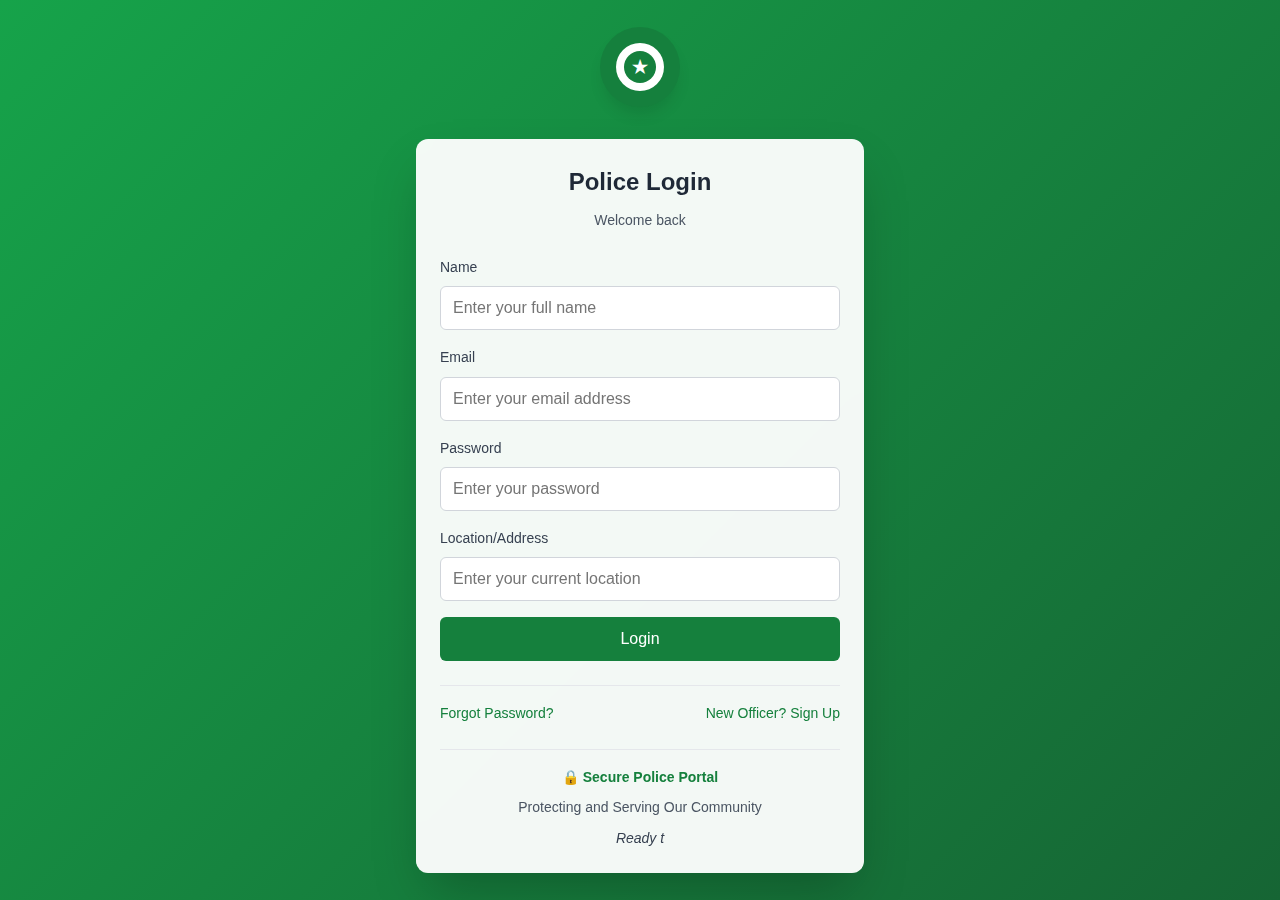
<file: Police Interface/dashboard.html>
<!DOCTYPE html>
<html lang="en">
<head>
    <meta charset="UTF-8">
    <meta name="viewport" content="width=device-width, initial-scale=1.0">
    <title>Police Dashboard - Command Center</title>
    <!-- Updated to use separate dashboard.css file -->
    <link rel="stylesheet" href="dashboard.css">
</head>
<body>
    <!-- Updated dashboard structure to match JavaScript expectations -->
    <div class="dashboard-container">
        <!-- Header -->
        <div class="dashboard-header">
            <div class="header-left">
                <div class="badge-small">
                    <span class="star">★</span>
                </div>
                <div class="header-info">
                    <h1>Police Command Center</h1>
                    <p>Badge: <span id="badgeDisplay">Loading...</span></p>
                </div>
            </div>
            <button class="logout-button" id="logoutButton">Logout</button>
        </div>

        <!-- Navigation -->
        <div class="dashboard-nav">
            <button class="nav-tab active" data-tab="dashboard">Dashboard</button>
            <button class="nav-tab" data-tab="alerts"><a href="index.html">Alerts</a></button>
            <button class="nav-tab" data-tab="cases">Cases</button>
            <button class="nav-tab" data-tab="map">Live Map</button>
            <button class="nav-tab" data-tab="fir">FIR</button>
        </div>

        <!-- Main Content -->
        <div class="dashboard-main">
            <!-- Dashboard Tab -->
            <div id="dashboard-tab" class="tab-content active">
                <div class="tab-header">
                    <h2>Dashboard Overview</h2>
                </div>
                
                <div class="stats-grid">
                    <div class="stat-card">
                        <h3>Active Alerts</h3>
                        <div class="stat-number" id="activeAlerts">0</div>
                        <div class="stat-change">Real-time</div>
                    </div>
                    <div class="stat-card">
                        <h3>Open Cases</h3>
                        <div class="stat-number" id="openCases">0</div>
                        <div class="stat-change">Under investigation</div>
                    </div>
                    <div class="stat-card">
                        <h3>Officers on Duty</h3>
                        <div class="stat-number" id="officersOnDuty">0</div>
                        <div class="stat-change">Currently active</div>
                    </div>
                    <div class="stat-card">
                        <h3>FIRs Today</h3>
                        <div class="stat-number" id="firsToday">0</div>
                        <div class="stat-change">Filed today</div>
                    </div>
                </div>

                <div class="recent-activity">
                    <h3>Recent Activity</h3>
                    <div class="activity-list" id="activityList">
                        <div class="activity-item">
                            <div class="activity-icon low">i</div>
                            <div class="activity-content">
                                <p><strong>System:</strong> Dashboard initialized</p>
                                <span class="activity-time">Just now</span>
                            </div>
                        </div>
                    </div>
                </div>
            </div>

            <!-- Alerts Tab -->
            <div id="alerts-tab" class="tab-content">
                <div class="tab-header">
                    <h2>Active Alerts</h2>
                    <button class="primary-button" id="newAlertButton">New Alert</button>
                </div>
                <div class="alerts-list" id="alertsList">
                    <!-- Alerts will be populated by JavaScript -->
                </div>
            </div>

            <!-- Cases Tab -->
            <div id="cases-tab" class="tab-content">
                <div class="tab-header">
                    <h2>Case Management</h2>
                    <button class="primary-button" id="newCaseButton">New Case</button>
                </div>
                <div class="cases-list" id="casesList">
                    <!-- Cases will be populated by JavaScript -->
                </div>
            </div>

            <!-- Map Tab -->
            <div id="map-tab" class="tab-content">
                
                <div class="tab-header">
                    <h2>Live Map</h2>
                    <div class="map-controls">
                        <button class="map-control active" data-layer="officers">Officers</button>
                        <button class="map-control" data-layer="incidents">Incidents</button>
                        <button class="map-control" data-layer="patrol">All</button>
                    </div>
                </div>
                <div class="map-container">
                    <div class="map-placeholder">
                    <!--  Map markers will be populated by JavaScript -->
                    </div>
                
                </div>
            </div>

            <!-- FIR Tab -->
            <div id="fir-tab" class="tab-content">
                <div class="tab-header">
                    <h2>FIR Management</h2>
                    <button class="primary-button" id="newFirButton">New FIR</button>
                </div>
                <div class="fir-list" id="firList">
                    <!-- FIRs will be populated by JavaScript -->
                </div>
            </div>
        </div>
    </div>

    <!-- Updated to use separate dashboard.js file -->
    <script src="dashboard.js"></script>
</body>
</html>
</file>
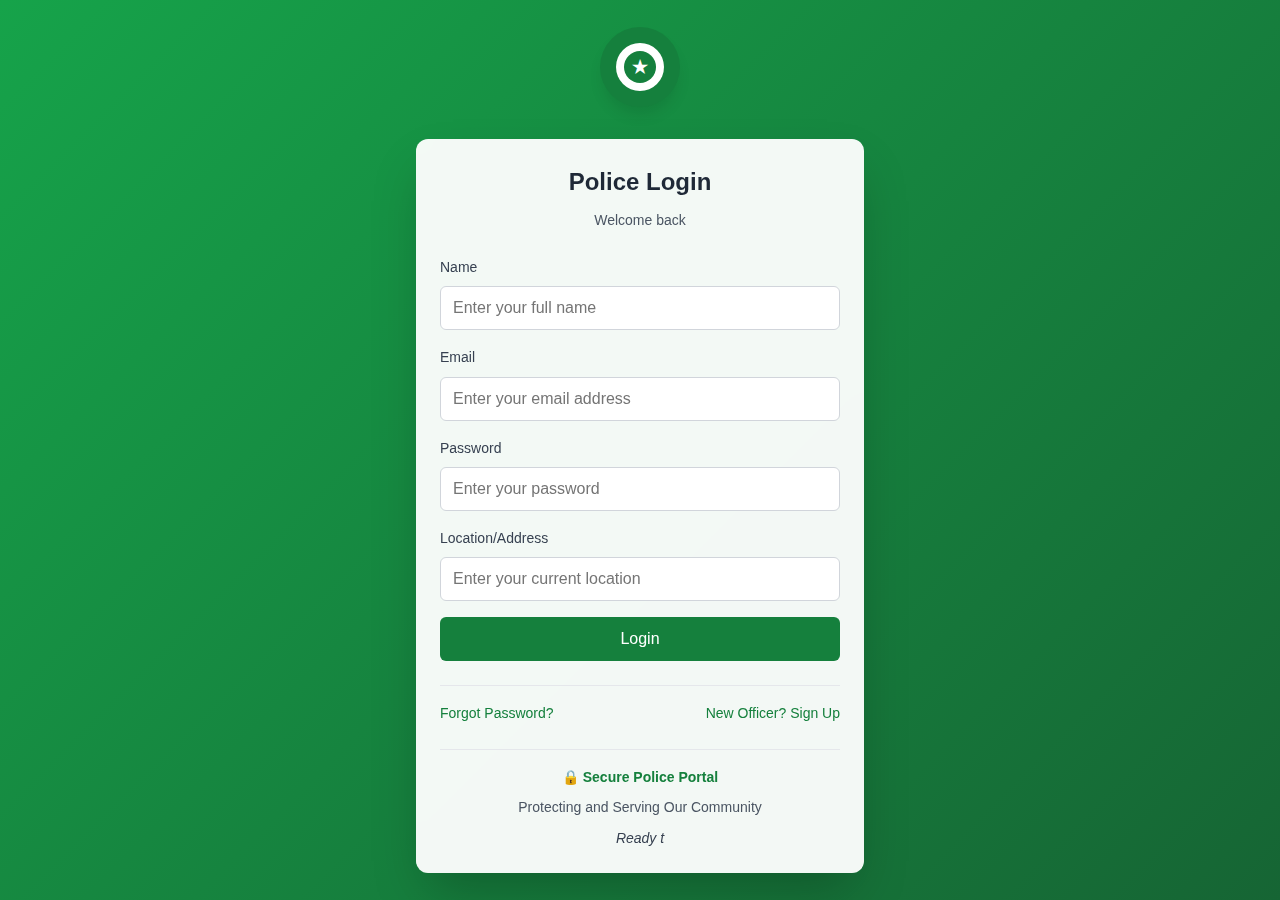
<file: Police Interface/login.html>
<!DOCTYPE html>
<html lang="en">
<head>
    <meta charset="UTF-8">
    <meta name="viewport" content="width=device-width, initial-scale=1.0">
    <title>Police Login - Secure Access</title>
    <!-- Updated to use separate login.css file --> 
    <link rel="stylesheet" href="login.css">
</head>
<body>
    <!-- Updated login page with complete green background and specific form fields -->
    <div id="loginPage" class="login-container">
        <div class="login-wrapper">
            <!-- Police Logo -->
            <div class="header">
                <div class="badge">
                    <div class="badge-inner">
                        <div class="badge-center">
                            <span class="star">★</span>
                        </div>
                    </div>
                </div>
            </div>

            <!-- White Container -->
            <div class="login-card">
                <div class="card-header">
                    <h2 class="card-title">Police Login</h2>
                    <p class="card-description">Welcome back</p>
                </div>
                
                <div class="card-content">
                    <div id="errorMessage" class="error-message hidden"></div>
                    
                    <form class="login-form" id="loginForm">
                        <!-- Added name input field -->
                        <div class="form-group">
                            <label for="officerName" class="form-label">Name</label>
                            <input 
                                type="text" 
                                id="officerName" 
                                name="officerName" 
                                class="form-input" 
                                placeholder="Enter your full name"
                                required
                            >
                        </div>

                        <!-- Added email input field -->
                        <div class="form-group">
                            <label for="email" class="form-label">Email</label>
                            <input 
                                type="email" 
                                id="email" 
                                name="email" 
                                class="form-input" 
                                placeholder="Enter your email address"
                                required
                            >
                        </div>

                        <div class="form-group">
                            <label for="password" class="form-label">Password</label>
                            <input 
                                type="password" 
                                id="password" 
                                name="password" 
                                class="form-input" 
                                placeholder="Enter your password"
                                required
                            >
                        </div>

                        <!-- Added location/address input field -->
                        <div class="form-group">
                            <label for="location" class="form-label">Location/Address</label>
                            <input 
                                type="text" 
                                id="location" 
                                name="location" 
                                class="form-input" 
                                placeholder="Enter your current location"
                                required
                            >
                        </div>

                        <!-- Updated login button with green color and white text -->
                        <button type="submit" class="login-button" id="loginButton">
                            <span id="buttonText">Login</span>
                            <div id="loadingSpinner" class="loading-spinner hidden">
                                <div class="spinner">⟳</div>
                                <span>Authenticating...</span>
                            </div>
                        </button>
                    </form>

                    <!-- Added forget password and sign in options -->
                    <div class="auth-options">
                        <a href="#" class="auth-link" id="forgotPassword">Forgot Password?</a>
                        <a href="#" class="auth-link" id="signInOption">New Officer? Sign Up</a>
                    </div>

                    <!-- Added interactive text -->
                    <div class="interactive-text">
                        <p class="pulse-text">🔒 Secure Police Portal</p>
                        <p class="fade-text">Protecting and Serving Our Community</p>
                        <div class="typing-text">
                            <span id="typingEffect">Ready to serve justice...</span>
                        </div>
                    </div>
                </div>
            </div>
        </div>
    </div>

    <!-- Updated to use separate login.js file -->
    <script src="login.js"></script>
</body>
</html>
</file>
<file: Police Interface/dashboard.css>
/* Dashboard-specific styles extracted from main styles.css */
/* Reset and Base Styles */
* {
  margin: 0;
  padding: 0;
  box-sizing: border-box;
}

body {
  font-family: -apple-system, BlinkMacSystemFont, "Segoe UI", Roboto, sans-serif;
  line-height: 1.6;
  color: #374151;
  background-color: #f9fafb;
}

/* Color Variables */
:root {
  --primary-green: #15803d;
  --primary-green-dark: #166534;
  --primary-green-light: #16a34a;
  --green-50: #f0fdf4;
  --green-100: #dcfce7;
  --green-600: #16a34a;
  --green-700: #15803d;
  --green-800: #166534;
  --gray-50: #f9fafb;
  --gray-100: #f3f4f6;
  --gray-200: #e5e7eb;
  --gray-300: #d1d5db;
  --gray-400: #9ca3af;
  --gray-500: #6b7280;
  --gray-600: #4b5563;
  --gray-700: #374151;
  --gray-800: #1f2937;
  --gray-900: #111827;
  --white: #ffffff;
  --red-50: #fef2f2;
  --red-200: #fecaca;
  --red-700: #b91c1c;
}

/* Utility Classes */
.hidden {
  display: none !important;
}

.active {
  background-color: var(--primary-green) !important;
  color: var(--white) !important;
}

/* Dashboard Styles */
.dashboard-container {
  min-height: 100vh;
  background-color: var(--gray-50);
  display: flex;
  flex-direction: column;
}

.dashboard-header {
  background-color: var(--white);
  border-bottom: 1px solid var(--gray-200);
  padding: 1rem 2rem;
  display: flex;
  align-items: center;
  justify-content: space-between;
  box-shadow: 0 1px 3px 0 rgba(0, 0, 0, 0.1);
}

.header-left {
  display: flex;
  align-items: center;
  gap: 1rem;
}

.badge-small {
  width: 2.5rem;
  height: 2.5rem;
  background-color: var(--green-700);
  border-radius: 50%;
  display: flex;
  align-items: center;
  justify-content: center;
}

.badge-small .star {
  font-size: 1rem;
  color: var(--white);
  font-weight: bold;
}

.header-info h1 {
  font-size: 1.5rem;
  font-weight: bold;
  color: var(--gray-800);
  margin-bottom: 0.25rem;
}

.header-info p {
  color: var(--gray-600);
  font-size: 0.875rem;
}

.logout-button {
  background-color: var(--gray-100);
  color: var(--gray-700);
  border: 1px solid var(--gray-300);
  padding: 0.5rem 1rem;
  border-radius: 0.375rem;
  cursor: pointer;
  font-size: 0.875rem;
  transition: all 0.2s;
}

.logout-button:hover {
  background-color: var(--gray-200);
}

.dashboard-nav {
  background-color: var(--white);
  border-bottom: 1px solid var(--gray-200);
  padding: 0 2rem;
  display: flex;
  gap: 0.5rem;
}

.nav-tab {
  padding: 1rem 1.5rem;
  background: none;
  border: none;
  border-bottom: 2px solid transparent;
  cursor: pointer;
  font-size: 0.875rem;
  font-weight: 500;
  color: var(--gray-600);
  transition: all 0.2s;
}

.nav-tab:hover {
  color: var(--gray-800);
  background-color: var(--gray-50);
}

.nav-tab.active {
  color: var(--primary-green) !important;
  border-bottom-color: var(--primary-green);
  background-color: transparent !important;
}

.dashboard-main {
  flex: 1;
  padding: 2rem;
  max-width: 1200px;
  margin: 0 auto;
  width: 100%;
}

.tab-content {
  display: none;
}

.tab-content.active {
  display: block;
}

.tab-header {
  display: flex;
  align-items: center;
  justify-content: space-between;
  margin-bottom: 2rem;
}

.tab-header h2 {
  font-size: 1.5rem;
  font-weight: bold;
  color: var(--gray-800);
}

.primary-button {
  background-color: var(--primary-green);
  color: var(--white);
  border: none;
  padding: 0.75rem 1.5rem;
  border-radius: 0.375rem;
  font-weight: 500;
  cursor: pointer;
  transition: background-color 0.2s;
}

.primary-button:hover {
  background-color: var(--primary-green-dark);
}

/* Stats Grid */
.stats-grid {
  display: grid;
  grid-template-columns: repeat(auto-fit, minmax(250px, 1fr));
  gap: 1.5rem;
  margin-bottom: 2rem;
}

.stat-card {
  background-color: var(--white);
  padding: 1.5rem;
  border-radius: 0.75rem;
  box-shadow: 0 1px 3px 0 rgba(0, 0, 0, 0.1);
  border: 1px solid var(--gray-200);
}

.stat-card h3 {
  font-size: 0.875rem;
  font-weight: 500;
  color: var(--gray-600);
  margin-bottom: 0.5rem;
}

.stat-number {
  font-size: 2rem;
  font-weight: bold;
  color: var(--gray-900);
  margin-bottom: 0.5rem;
}

.stat-change {
  font-size: 0.875rem;
  color: var(--gray-500);
}

/* Recent Activity */
.recent-activity {
  background-color: var(--white);
  padding: 1.5rem;
  border-radius: 0.75rem;
  box-shadow: 0 1px 3px 0 rgba(0, 0, 0, 0.1);
  border: 1px solid var(--gray-200);
}

.recent-activity h3 {
  font-size: 1.125rem;
  font-weight: 600;
  color: var(--gray-800);
  margin-bottom: 1rem;
}

.activity-list {
  display: flex;
  flex-direction: column;
  gap: 1rem;
}

.activity-item {
  display: flex;
  align-items: flex-start;
  gap: 1rem;
  padding: 1rem;
  background-color: var(--gray-50);
  border-radius: 0.5rem;
}

.activity-icon {
  width: 2rem;
  height: 2rem;
  border-radius: 50%;
  display: flex;
  align-items: center;
  justify-content: center;
  font-weight: bold;
  font-size: 0.875rem;
  flex-shrink: 0;
}

.activity-icon.high {
  background-color: #fee2e2;
  color: #dc2626;
}

.activity-icon.medium {
  background-color: #fef3c7;
  color: #d97706;
}

.activity-icon.low {
  background-color: var(--green-100);
  color: var(--green-700);
}

.activity-content {
  flex: 1;
}

.activity-content p {
  margin-bottom: 0.25rem;
  font-size: 0.875rem;
}

.activity-time {
  font-size: 0.75rem;
  color: var(--gray-500);
}

/* Alerts */
.alerts-list {
  display: flex;
  flex-direction: column;
  gap: 1rem;
}

.alert-item {
  background-color: var(--white);
  padding: 1.5rem;
  border-radius: 0.75rem;
  box-shadow: 0 1px 3px 0 rgba(0, 0, 0, 0.1);
  border: 1px solid var(--gray-200);
  display: flex;
  align-items: center;
  gap: 1rem;
}

.alert-item.high {
  border-left: 4px solid #dc2626;
}

.alert-item.medium {
  border-left: 4px solid #d97706;
}

.alert-item.low {
  border-left: 4px solid var(--green-600);
}

.alert-priority {
  padding: 0.25rem 0.75rem;
  border-radius: 9999px;
  font-size: 0.75rem;
  font-weight: 600;
  text-transform: uppercase;
}

.alert-item.high .alert-priority {
  background-color: #fee2e2;
  color: #dc2626;
}

.alert-item.medium .alert-priority {
  background-color: #fef3c7;
  color: #d97706;
}

.alert-content {
  flex: 1;
}

.alert-content h4 {
  font-weight: 600;
  color: var(--gray-800);
  margin-bottom: 0.25rem;
}

.alert-content p {
  color: var(--gray-600);
  font-size: 0.875rem;
  margin-bottom: 0.25rem;
}

.alert-time {
  font-size: 0.75rem;
  color: var(--gray-500);
}

.alert-actions {
  display: flex;
  gap: 0.5rem;
}

.action-button {
  padding: 0.5rem 1rem;
  border-radius: 0.375rem;
  font-size: 0.875rem;
  font-weight: 500;
  cursor: pointer;
  transition: all 0.2s;
  border: 1px solid;
}

.action-button.dispatch {
  background-color: var(--primary-green);
  color: var(--white);
  border-color: var(--primary-green);
}

.action-button.dispatch:hover {
  background-color: var(--primary-green-dark);
}

.action-button.resolve {
  background-color: var(--white);
  color: var(--gray-700);
  border-color: var(--gray-300);
}

.action-button.resolve:hover {
  background-color: var(--gray-50);
}

/* Cases */
.cases-list {
  display: grid;
  grid-template-columns: repeat(auto-fill, minmax(300px, 1fr));
  gap: 1.5rem;
}

.case-item {
  background-color: var(--white);
  padding: 1.5rem;
  border-radius: 0.75rem;
  box-shadow: 0 1px 3px 0 rgba(0, 0, 0, 0.1);
  border: 1px solid var(--gray-200);
}

.case-header {
  display: flex;
  align-items: center;
  justify-content: space-between;
  margin-bottom: 1rem;
}

.case-header h4 {
  font-weight: 600;
  color: var(--gray-800);
}

.case-status {
  padding: 0.25rem 0.75rem;
  border-radius: 9999px;
  font-size: 0.75rem;
  font-weight: 600;
  text-transform: uppercase;
}

.case-status.open {
  background-color: #fee2e2;
  color: #dc2626;
}

.case-status.investigating {
  background-color: #fef3c7;
  color: #d97706;
}

.case-status.closed {
  background-color: var(--green-100);
  color: var(--green-700);
}

.case-item p {
  margin-bottom: 0.5rem;
  font-size: 0.875rem;
  color: var(--gray-600);
}

.case-date {
  font-size: 0.75rem;
  color: var(--gray-500);
}

/* Live Map */
.map-controls {
  display: flex;
  gap: 0.5rem;
}

.map-control {
  padding: 0.5rem 1rem;
  background-color: var(--white);
  border: 1px solid var(--gray-300);
  border-radius: 0.375rem;
  font-size: 0.875rem;
  cursor: pointer;
  transition: all 0.2s;
}

.map-control:hover {
  background-color: var(--gray-50);
}

.map-control.active {
  background-color: var(--primary-green) !important;
  color: var(--white) !important;
  border-color: var(--primary-green);
}

.map-container {
  background-color: var(--white);
  border-radius: 0.75rem;
  box-shadow: 0 1px 3px 0 rgba(0, 0, 0, 0.1);
  border: 1px solid var(--gray-200);
  height: 500px;
  position: relative;
  overflow: hidden;
  margin-top: 1rem;
}

.map-placeholder {
  width: 100%;
  height: 100%;
  background: linear-gradient(135deg, #e5f3ff 0%, #b3e5fc 100%);
  position: relative;
}

.officer-marker,
.incident-marker {
  position: absolute;
  display: flex;
  flex-direction: column;
  align-items: center;
  cursor: pointer;
  transition: transform 0.2s;
}

.officer-marker:hover,
.incident-marker:hover {
  transform: scale(1.1);
}

.marker-icon {
  width: 2rem;
  height: 2rem;
  border-radius: 50%;
  display: flex;
  align-items: center;
  justify-content: center;
  font-size: 1rem;
  margin-bottom: 0.25rem;
  box-shadow: 0 2px 4px rgba(0, 0, 0, 0.2);
}

.marker-icon.officer {
  background-color: var(--primary-green);
}

.marker-icon.incident {
  background-color: #dc2626;
}

.marker-label {
  background-color: var(--white);
  padding: 0.25rem 0.5rem;
  border-radius: 0.25rem;
  font-size: 0.75rem;
  font-weight: 500;
  box-shadow: 0 1px 3px rgba(0, 0, 0, 0.2);
  white-space: nowrap;
}

/* FIR */
.fir-list {
  display: flex;
  flex-direction: column;
  gap: 1rem;
}

.fir-item {
  background-color: var(--white);
  padding: 1.5rem;
  border-radius: 0.75rem;
  box-shadow: 0 1px 3px 0 rgba(0, 0, 0, 0.1);
  border: 1px solid var(--gray-200);
}

.fir-header {
  display: flex;
  align-items: center;
  justify-content: space-between;
  margin-bottom: 1rem;
}

.fir-header h4 {
  font-weight: 600;
  color: var(--gray-800);
}

.fir-status {
  padding: 0.25rem 0.75rem;
  border-radius: 9999px;
  font-size: 0.75rem;
  font-weight: 600;
  text-transform: uppercase;
}

.fir-status.registered {
  background-color: var(--green-100);
  color: var(--green-700);
}

.fir-item p {
  margin-bottom: 0.5rem;
  font-size: 0.875rem;
  color: var(--gray-600);
}

.fir-date {
  font-size: 0.75rem;
  color: var(--gray-500);
}

/* Responsive Design */
@media (max-width: 768px) {
  .dashboard-header {
    padding: 1rem;
    flex-direction: column;
    gap: 1rem;
    align-items: flex-start;
  }

  .dashboard-nav {
    padding: 0 1rem;
    overflow-x: auto;
  }

  .dashboard-main {
    padding: 1rem;
  }

  .stats-grid {
    grid-template-columns: 1fr;
  }

  .cases-list {
    grid-template-columns: 1fr;
  }

  .alert-item {
    flex-direction: column;
    align-items: flex-start;
  }

  .alert-actions {
    width: 100%;
    justify-content: flex-end;
  }

  .tab-header {
    flex-direction: column;
    gap: 1rem;
    align-items: flex-start;
  }
}
</file>
<file: Police Interface/login.css>
/* Extracted login-specific styles from main styles.css */
/* Reset and Base Styles */
* {
  margin: 0;
  padding: 0;
  box-sizing: border-box;
}

body {
  font-family: -apple-system, BlinkMacSystemFont, "Segoe UI", Roboto, sans-serif;
  line-height: 1.6;
  color: #374151;
  background-color: #f9fafb;
}

/* Color Variables */
:root {
  --primary-green: #15803d;
  --primary-green-dark: #166534;
  --primary-green-light: #16a34a;
  --green-50: #f0fdf4;
  --green-100: #dcfce7;
  --green-600: #16a34a;
  --green-700: #15803d;
  --green-800: #166534;
  --gray-50: #f9fafb;
  --gray-100: #f3f4f6;
  --gray-200: #e5e7eb;
  --gray-300: #d1d5db;
  --gray-400: #9ca3af;
  --gray-500: #6b7280;
  --gray-600: #4b5563;
  --gray-700: #374151;
  --gray-800: #1f2937;
  --gray-900: #111827;
  --white: #ffffff;
  --red-50: #fef2f2;
  --red-200: #fecaca;
  --red-700: #b91c1c;
}

/* Utility Classes */
.hidden {
  display: none !important;
}

/* Login Page Styles */
.login-container {
  min-height: 100vh;
  background: linear-gradient(135deg, var(--green-600) 0%, var(--green-800) 100%);
  display: flex;
  align-items: center;
  justify-content: center;
  padding: 1rem;
}

.login-wrapper {
  width: 100%;
  max-width: 28rem;
}

.header {
  text-align: center;
  margin-bottom: 2rem;
}

.badge {
  width: 5rem;
  height: 5rem;
  background-color: var(--green-700);
  border-radius: 50%;
  display: flex;
  align-items: center;
  justify-content: center;
  margin: 0 auto 1rem;
  box-shadow: 0 10px 15px -3px rgba(0, 0, 0, 0.1);
}

.badge-inner {
  width: 3rem;
  height: 3rem;
  background-color: var(--white);
  border-radius: 50%;
  display: flex;
  align-items: center;
  justify-content: center;
}

.badge-center {
  width: 2rem;
  height: 2rem;
  background-color: var(--green-700);
  border-radius: 50%;
  display: flex;
  align-items: center;
  justify-content: center;
}

.star {
  color: var(--white);
  font-size: 1.125rem;
  font-weight: bold;
}

.login-card {
  background: rgba(255, 255, 255, 0.95);
  backdrop-filter: blur(10px);
  border-radius: 0.75rem;
  box-shadow: 0 25px 50px -12px rgba(0, 0, 0, 0.25);
  border: none;
  overflow: hidden;
}

.card-header {
  padding: 1.5rem 1.5rem 0;
  text-align: center;
}

.card-title {
  font-size: 1.5rem;
  font-weight: bold;
  color: var(--gray-800);
  margin-bottom: 0.5rem;
}

.card-description {
  color: var(--gray-600);
  font-size: 0.875rem;
}

.card-content {
  padding: 1.5rem;
}

.login-form {
  display: flex;
  flex-direction: column;
  gap: 1rem;
}

.error-message {
  background-color: var(--red-50);
  border: 1px solid var(--red-200);
  color: var(--red-700);
  padding: 0.75rem 1rem;
  border-radius: 0.5rem;
  font-size: 0.875rem;
}

.form-group {
  display: flex;
  flex-direction: column;
  gap: 0.5rem;
}

.form-label {
  font-size: 0.875rem;
  font-weight: 500;
  color: var(--gray-700);
}

.form-input {
  height: 2.75rem;
  padding: 0 0.75rem;
  border: 1px solid var(--gray-300);
  border-radius: 0.375rem;
  font-size: 1rem;
  transition: all 0.2s;
  background-color: var(--white);
}

.form-input:focus {
  outline: none;
  border-color: var(--primary-green);
  box-shadow: 0 0 0 3px rgba(21, 128, 61, 0.1);
}

.form-input:disabled {
  background-color: var(--gray-100);
  cursor: not-allowed;
}

.login-button {
  width: 100%;
  height: 2.75rem;
  background-color: var(--green-700);
  color: var(--white);
  border: none;
  border-radius: 0.375rem;
  font-weight: 500;
  font-size: 1rem;
  cursor: pointer;
  transition: background-color 0.2s, transform 0.2s, box-shadow 0.2s;
  display: flex;
  align-items: center;
  justify-content: center;
  gap: 0.5rem;
}

.login-button:hover:not(:disabled) {
  background-color: var(--green-800);
  transform: translateY(-1px);
  box-shadow: 0 4px 12px rgba(21, 128, 61, 0.3);
}

.login-button:disabled {
  opacity: 0.6;
  cursor: not-allowed;
}

.loading-spinner {
  display: flex;
  align-items: center;
  gap: 0.5rem;
}

.spinner {
  width: 1rem;
  height: 1rem;
  animation: spin 1s linear infinite;
}

@keyframes spin {
  from {
    transform: rotate(0deg);
  }
  to {
    transform: rotate(360deg);
  }
}

.auth-options {
  display: flex;
  justify-content: space-between;
  align-items: center;
  margin-top: 1.5rem;
  padding-top: 1rem;
  border-top: 1px solid var(--gray-200);
}

.auth-link {
  color: var(--primary-green);
  text-decoration: none;
  font-size: 0.875rem;
  font-weight: 500;
  transition: color 0.2s;
}

.auth-link:hover {
  color: var(--primary-green-dark);
  text-decoration: underline;
}

.interactive-text {
  margin-top: 1.5rem;
  text-align: center;
  padding-top: 1rem;
  border-top: 1px solid var(--gray-200);
}

.pulse-text {
  color: var(--primary-green);
  font-weight: 600;
  font-size: 0.875rem;
  animation: pulse 2s infinite;
  margin-bottom: 0.5rem;
}

.fade-text {
  color: var(--gray-600);
  font-size: 0.875rem;
  animation: fadeInOut 3s infinite;
  margin-bottom: 0.5rem;
}

.typing-text {
  color: var(--gray-700);
  font-size: 0.875rem;
  font-style: italic;
  min-height: 1.2rem;
}

@keyframes pulse {
  0%,
  100% {
    opacity: 1;
  }
  50% {
    opacity: 0.6;
  }
}

@keyframes fadeInOut {
  0%,
  100% {
    opacity: 0.7;
  }
  50% {
    opacity: 1;
  }
}

/* Responsive Design */
@media (max-width: 480px) {
  .login-container {
    padding: 0.5rem;
  }

  .card-content {
    padding: 1rem;
  }
}
</file>
